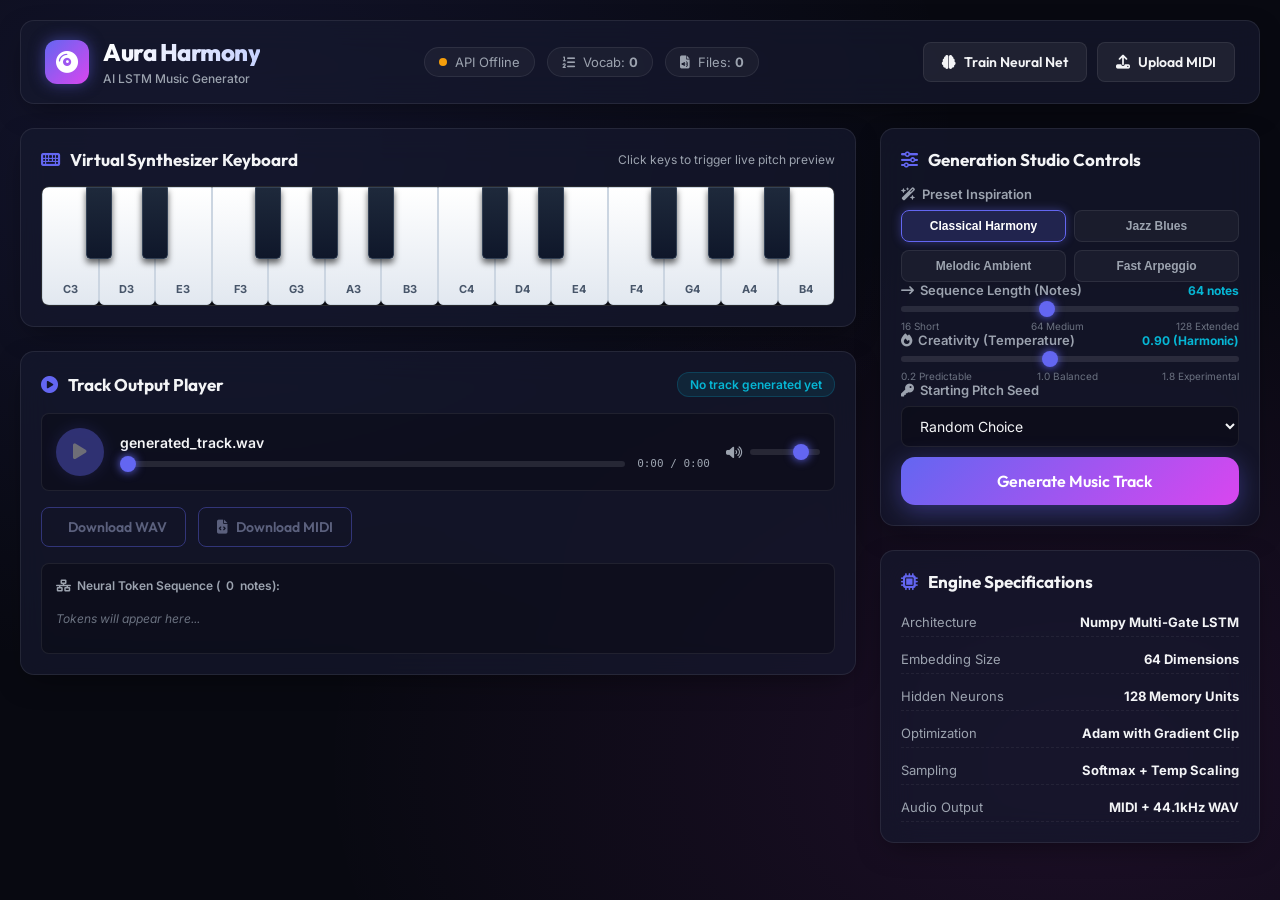
<file: task3/frontend/index.html>
<!DOCTYPE html>
<html lang="en">
<head>
    <meta charset="UTF-8">
    <meta name="viewport" content="width=device-width, initial-scale=1.0">
    <title>Aura Harmony | AI Music Generation Studio</title>
    <!-- Google Fonts -->
    <link rel="preconnect" href="https://fonts.googleapis.com">
    <link rel="preconnect" href="https://fonts.gstatic.com" crossorigin>
    <link href="https://fonts.googleapis.com/css2?family=Inter:wght@300;400;500;600;700&family=Outfit:wght@400;500;600;700;800&display=swap" rel="stylesheet">
    <!-- FontAwesome / Lucide Icons CDN -->
    <link rel="stylesheet" href="https://cdnjs.cloudflare.com/ajax/libs/font-awesome/6.4.0/css/all.min.css">
    <link rel="stylesheet" href="style.css">
    <link rel="icon" href="data:image/svg+xml,<svg xmlns=%22http://www.w3.org/2000/svg%22 viewBox=%220 0 100 100%22><text y=%22.9em%22 font-size=%2290%22>🎵</text></svg>">
</head>
<body>
    <div class="app-container">
        <!-- Header -->
        <header class="navbar">
            <div class="logo-group">
                <div class="logo-icon"><i class="fa-solid fa-compact-disc fa-spin-slow"></i></div>
                <div class="logo-text">
                    <h1>Aura Harmony</h1>
                    <span class="subtitle">AI LSTM Music Generator</span>
                </div>
            </div>
            
            <div class="status-badges">
                <div class="badge" id="badge-model">
                    <span class="dot offline"></span>
                    <span class="badge-text">Model: Checking...</span>
                </div>
                <div class="badge" id="badge-vocab">
                    <i class="fa-solid fa-list-ol"></i>
                    <span>Vocab: <strong id="vocab-count">0</strong></span>
                </div>
                <div class="badge" id="badge-dataset">
                    <i class="fa-solid fa-file-audio"></i>
                    <span>Files: <strong id="dataset-count">0</strong></span>
                </div>
            </div>

            <div class="header-actions">
                <button class="btn btn-secondary" id="open-train-modal-btn">
                    <i class="fa-solid fa-brain"></i> Train Neural Net
                </button>
                <button class="btn btn-secondary" id="open-upload-modal-btn">
                    <i class="fa-solid fa-upload"></i> Upload MIDI
                </button>
            </div>
        </header>

        <!-- Main Studio Grid -->
        <main class="studio-grid">
            <!-- Left Column: Synthesizer & Player -->
            <section class="left-panel">
                <!-- Interactive Virtual Piano Keyboard -->
                <div class="card piano-card">
                    <div class="card-header">
                        <h2><i class="fa-solid fa-keyboard"></i> Virtual Synthesizer Keyboard</h2>
                        <span class="hint-text">Click keys to trigger live pitch preview</span>
                    </div>
                    <div class="piano-wrapper">
                        <div class="piano-keyboard" id="piano-keyboard">
                            <!-- Dynamically Generated 2 Octaves (C3 to B4) -->
                        </div>
                    </div>
                </div>

                <!-- Audio Track Player Card -->
                <div class="card player-card" id="player-card">
                    <div class="card-header">
                        <h2><i class="fa-solid fa-circle-play"></i> Track Output Player</h2>
                        <span class="track-status" id="track-status-label">No track generated yet</span>
                    </div>
                    <div class="player-body">
                        <div class="audio-controls-row">
                            <button class="play-btn" id="play-pause-btn" disabled>
                                <i class="fa-solid fa-play" id="play-icon"></i>
                            </button>
                            <div class="track-info">
                                <span class="track-title" id="track-title">generated_track.wav</span>
                                <div class="seek-bar-container">
                                    <input type="range" id="seek-bar" value="0" min="0" max="100" disabled>
                                    <div class="time-display">
                                        <span id="curr-time">0:00</span> / <span id="dur-time">0:00</span>
                                    </div>
                                </div>
                            </div>
                            <div class="volume-container">
                                <i class="fa-solid fa-volume-high"></i>
                                <input type="range" id="vol-slider" min="0" max="1" step="0.05" value="0.8">
                            </div>
                        </div>

                        <div class="export-actions">
                            <a href="#" class="btn btn-outline" id="download-wav-btn" download disabled>
                                <i class="fa-solid fa-file-wave"></i> Download WAV
                            </a>
                            <a href="#" class="btn btn-outline" id="download-midi-btn" download disabled>
                                <i class="fa-solid fa-file-code"></i> Download MIDI
                            </a>
                        </div>

                        <!-- Generated Tokens Inspector -->
                        <div class="tokens-inspector">
                            <label><i class="fa-solid fa-network-wired"></i> Neural Token Sequence (<span id="token-count">0</span> notes):</label>
                            <div class="tokens-scroll" id="tokens-container">
                                <span class="placeholder-token">Tokens will appear here...</span>
                            </div>
                        </div>
                    </div>
                </div>
            </section>

            <!-- Right Column: Generation Controls -->
            <section class="right-panel">
                <div class="card generator-card">
                    <div class="card-header">
                        <h2><i class="fa-solid fa-sliders"></i> Generation Studio Controls</h2>
                    </div>
                    <form id="generator-form">
                        <!-- Preset Templates -->
                        <div class="form-group">
                            <label><i class="fa-solid fa-wand-magic-sparkles"></i> Preset Inspiration</label>
                            <div class="preset-pills">
                                <button type="button" class="preset-chip active" data-preset="classical">Classical Harmony</button>
                                <button type="button" class="preset-chip" data-preset="jazz">Jazz Blues</button>
                                <button type="button" class="preset-chip" data-preset="ambient">Melodic Ambient</button>
                                <button type="button" class="preset-chip" data-preset="staccato">Fast Arpeggio</button>
                            </div>
                        </div>

                        <!-- Track Length Slider -->
                        <div class="form-group">
                            <div class="label-row">
                                <label for="num-notes-slider"><i class="fa-solid fa-arrow-right-long"></i> Sequence Length (Notes)</label>
                                <span class="val-display" id="num-notes-val">64 notes</span>
                            </div>
                            <input type="range" id="num-notes-slider" min="16" max="128" step="8" value="64">
                            <div class="slider-ticks">
                                <span>16 Short</span>
                                <span>64 Medium</span>
                                <span>128 Extended</span>
                            </div>
                        </div>

                        <!-- Temperature Slider -->
                        <div class="form-group">
                            <div class="label-row">
                                <label for="temperature-slider"><i class="fa-solid fa-fire"></i> Creativity (Temperature)</label>
                                <span class="val-display" id="temperature-val">0.90 (Harmonic)</span>
                            </div>
                            <input type="range" id="temperature-slider" min="0.2" max="1.8" step="0.05" value="0.9">
                            <div class="slider-ticks">
                                <span>0.2 Predictable</span>
                                <span>1.0 Balanced</span>
                                <span>1.8 Experimental</span>
                            </div>
                        </div>

                        <!-- Seed Token Selection -->
                        <div class="form-group">
                            <label for="seed-token-select"><i class="fa-solid fa-key"></i> Starting Pitch Seed</label>
                            <select id="seed-token-select">
                                <option value="">Random Choice</option>
                                <option value="60">Middle C (MIDI 60)</option>
                                <option value="64">E4 Pitch (MIDI 64)</option>
                                <option value="67">G4 Pitch (MIDI 67)</option>
                                <option value="72">High C5 (MIDI 72)</option>
                                <option value="60.64.67">C-Major Triad Chord</option>
                            </select>
                        </div>

                        <!-- Generate Button -->
                        <button type="submit" class="btn btn-primary btn-hero" id="generate-btn">
                            <i class="fa-solid fa-sparkles"></i> Generate Music Track
                        </button>
                    </form>
                </div>

                <!-- Neural Model Architecture Card -->
                <div class="card info-card">
                    <div class="card-header">
                        <h2><i class="fa-solid fa-microchip"></i> Engine Specifications</h2>
                    </div>
                    <ul class="spec-list">
                        <li><span>Architecture</span> <strong>Numpy Multi-Gate LSTM</strong></li>
                        <li><span>Embedding Size</span> <strong>64 Dimensions</strong></li>
                        <li><span>Hidden Neurons</span> <strong>128 Memory Units</strong></li>
                        <li><span>Optimization</span> <strong>Adam with Gradient Clip</strong></li>
                        <li><span>Sampling</span> <strong>Softmax + Temp Scaling</strong></li>
                        <li><span>Audio Output</span> <strong>MIDI + 44.1kHz WAV</strong></li>
                    </ul>
                </div>
            </section>
        </main>

        <!-- Modal: Training Manager -->
        <div class="modal-backdrop" id="train-modal">
            <div class="modal-card">
                <div class="modal-header">
                    <h3><i class="fa-solid fa-brain"></i> Train Neural Network</h3>
                    <button class="close-btn" id="close-train-modal">&times;</button>
                </div>
                <div class="modal-body">
                    <p class="modal-desc">Train the LSTM model on current dataset files to improve melodic coherence and expand vocabulary.</p>
                    
                    <form id="train-form">
                        <div class="form-group">
                            <label for="train-epochs">Epochs</label>
                            <input type="number" id="train-epochs" min="5" max="150" value="30">
                        </div>
                        <div class="form-group">
                            <label for="train-lr">Learning Rate</label>
                            <input type="number" id="train-lr" step="0.001" min="0.0005" max="0.05" value="0.005">
                        </div>
                        <button type="submit" class="btn btn-primary" id="start-train-btn">
                            <i class="fa-solid fa-play"></i> Start Training Loop
                        </button>
                    </form>

                    <div class="training-status-box" id="training-status-box" style="display: none;">
                        <div class="status-header">
                            <span>Training Progress:</span>
                            <strong id="train-epoch-text">Epoch 0 / 0</strong>
                        </div>
                        <div class="progress-bar-track">
                            <div class="progress-bar-fill" id="train-progress-fill" style="width: 0%;"></div>
                        </div>
                        <div class="loss-metric">
                            Current Loss: <strong id="train-loss-text">0.0000</strong>
                        </div>
                    </div>
                </div>
            </div>
        </div>

        <!-- Modal: MIDI Uploader -->
        <div class="modal-backdrop" id="upload-modal">
            <div class="modal-card">
                <div class="modal-header">
                    <h3><i class="fa-solid fa-cloud-arrow-up"></i> Add Custom MIDI File</h3>
                    <button class="close-btn" id="close-upload-modal">&times;</button>
                </div>
                <div class="modal-body">
                    <div class="dropzone" id="midi-dropzone">
                        <i class="fa-solid fa-file-circle-plus dropzone-icon"></i>
                        <p>Drag & Drop your <code>.mid</code> or <code>.midi</code> file here</p>
                        <span>or click to browse from device</span>
                        <input type="file" id="midi-file-input" accept=".mid,.midi" hidden>
                    </div>
                    <div class="upload-feedback" id="upload-feedback"></div>
                </div>
            </div>
        </div>

        <!-- Toast Notifications -->
        <div class="toast-container" id="toast-container"></div>
    </div>

    <!-- Audio element for playback -->
    <audio id="audio-player"></audio>

    <script src="app.js"></script>
</body>
</html>
</file>
<file: task3/frontend/style.css>
/* CSS Variables & Design System */
:root {
    --bg-main: #080911;
    --bg-surface: #101221;
    --bg-card: rgba(22, 25, 46, 0.7);
    --border-card: rgba(255, 255, 255, 0.08);
    --border-glow: rgba(99, 102, 241, 0.3);
    
    --primary: #6366f1;
    --primary-hover: #4f46e5;
    --primary-glow: rgba(99, 102, 241, 0.4);
    
    --accent-cyan: #06b6d4;
    --accent-magenta: #d946ef;
    --accent-gold: #f59e0b;
    --accent-green: #10b981;
    
    --text-main: #f3f4f6;
    --text-muted: #9ca3af;
    --text-dim: #6b7280;
    
    --font-heading: 'Outfit', sans-serif;
    --font-body: 'Inter', sans-serif;
    
    --radius-sm: 8px;
    --radius-md: 14px;
    --radius-lg: 20px;
    
    --shadow-card: 0 10px 30px -10px rgba(0, 0, 0, 0.5);
    --shadow-glow: 0 0 25px rgba(99, 102, 241, 0.25);
    --transition-fast: all 0.2s cubic-bezier(0.4, 0, 0.2, 1);
}

* {
    margin: 0;
    padding: 0;
    box-sizing: border-box;
}

body {
    background-color: var(--bg-main);
    background-image: 
        radial-gradient(at 15% 15%, rgba(99, 102, 241, 0.12) 0px, transparent 50%),
        radial-gradient(at 85% 85%, rgba(217, 70, 239, 0.10) 0px, transparent 50%);
    background-attachment: fixed;
    color: var(--text-main);
    font-family: var(--font-body);
    min-height: 100vh;
    display: flex;
    flex-direction: column;
    overflow-x: hidden;
}

/* App Container */
.app-container {
    max-width: 1400px;
    margin: 0 auto;
    padding: 20px;
    width: 100%;
    display: flex;
    flex-direction: column;
    gap: 24px;
}

/* Navbar */
.navbar {
    display: flex;
    align-items: center;
    justify-content: space-between;
    padding: 16px 24px;
    background: var(--bg-card);
    backdrop-filter: blur(16px);
    -webkit-backdrop-filter: blur(16px);
    border: 1px solid var(--border-card);
    border-radius: var(--radius-md);
    box-shadow: var(--shadow-card);
}

.logo-group {
    display: flex;
    align-items: center;
    gap: 14px;
}

.logo-icon {
    width: 44px;
    height: 44px;
    border-radius: 12px;
    background: linear-gradient(135deg, var(--primary), var(--accent-magenta));
    display: flex;
    align-items: center;
    justify-content: center;
    font-size: 22px;
    color: #fff;
    box-shadow: 0 0 15px rgba(99, 102, 241, 0.5);
}

.fa-spin-slow {
    animation: spin 10s linear infinite;
}

@keyframes spin {
    100% { transform: rotate(360deg); }
}

.logo-text h1 {
    font-family: var(--font-heading);
    font-size: 24px;
    font-weight: 800;
    letter-spacing: -0.5px;
    background: linear-gradient(90deg, #fff, #c7d2fe);
    -webkit-background-clip: text;
    -webkit-text-fill-color: transparent;
}

.logo-text .subtitle {
    font-size: 12px;
    color: var(--text-muted);
    font-weight: 500;
}

/* Status Badges */
.status-badges {
    display: flex;
    align-items: center;
    gap: 12px;
}

.badge {
    display: flex;
    align-items: center;
    gap: 8px;
    padding: 6px 14px;
    background: rgba(255, 255, 255, 0.04);
    border: 1px solid var(--border-card);
    border-radius: 20px;
    font-size: 13px;
    color: var(--text-muted);
}

.dot {
    width: 8px;
    height: 8px;
    border-radius: 50%;
}

.dot.online {
    background-color: var(--accent-green);
    box-shadow: 0 0 8px var(--accent-green);
}

.dot.offline {
    background-color: var(--accent-gold);
}

.dot.training {
    background-color: var(--accent-magenta);
    animation: pulse 1.2s infinite alternate;
}

@keyframes pulse {
    0% { transform: scale(0.9); opacity: 0.7; }
    100% { transform: scale(1.2); opacity: 1; }
}

.header-actions {
    display: flex;
    gap: 10px;
}

/* Buttons */
.btn {
    padding: 10px 18px;
    border-radius: var(--radius-sm);
    font-family: var(--font-heading);
    font-weight: 600;
    font-size: 14px;
    cursor: pointer;
    border: none;
    transition: var(--transition-fast);
    display: inline-flex;
    align-items: center;
    gap: 8px;
    text-decoration: none;
}

.btn-primary {
    background: linear-gradient(135deg, var(--primary), #4338ca);
    color: #fff;
    box-shadow: 0 4px 14px var(--primary-glow);
}

.btn-primary:hover {
    transform: translateY(-2px);
    box-shadow: 0 6px 20px rgba(99, 102, 241, 0.6);
}

.btn-secondary {
    background: rgba(255, 255, 255, 0.06);
    color: var(--text-main);
    border: 1px solid var(--border-card);
}

.btn-secondary:hover {
    background: rgba(255, 255, 255, 0.12);
    border-color: rgba(255, 255, 255, 0.2);
}

.btn-outline {
    background: transparent;
    border: 1px solid var(--primary);
    color: #c7d2fe;
}

.btn-outline:hover:not([disabled]) {
    background: rgba(99, 102, 241, 0.15);
}

.btn[disabled], .btn-outline[disabled] {
    opacity: 0.4;
    cursor: not-allowed;
}

.btn-hero {
    width: 100%;
    padding: 14px 20px;
    font-size: 16px;
    justify-content: center;
    border-radius: var(--radius-md);
    background: linear-gradient(135deg, var(--primary), var(--accent-magenta));
    box-shadow: 0 6px 25px rgba(99, 102, 241, 0.4);
    margin-top: 10px;
}

.btn-hero:hover:not([disabled]) {
    box-shadow: 0 8px 30px rgba(217, 70, 239, 0.5);
    transform: translateY(-2px);
}

/* Studio Grid Layout */
.studio-grid {
    display: grid;
    grid-template-columns: 1fr 380px;
    gap: 24px;
}

@media (max-width: 1024px) {
    .studio-grid {
        grid-template-columns: 1fr;
    }
}

.left-panel, .right-panel {
    display: flex;
    flex-direction: column;
    gap: 24px;
}

/* Glass Cards */
.card {
    background: var(--bg-card);
    backdrop-filter: blur(16px);
    -webkit-backdrop-filter: blur(16px);
    border: 1px solid var(--border-card);
    border-radius: var(--radius-md);
    padding: 20px;
    box-shadow: var(--shadow-card);
    display: flex;
    flex-direction: column;
    gap: 16px;
}

.card-header {
    display: flex;
    align-items: center;
    justify-content: space-between;
}

.card-header h2 {
    font-family: var(--font-heading);
    font-size: 17px;
    font-weight: 700;
    color: var(--text-main);
    display: flex;
    align-items: center;
    gap: 10px;
}

.card-header h2 i {
    color: var(--primary);
}

.hint-text {
    font-size: 12px;
    color: var(--text-muted);
}

/* Canvas Visualizer */
.canvas-container {
    position: relative;
    width: 100%;
    height: 220px;
    background: rgba(8, 9, 17, 0.9);
    border-radius: var(--radius-sm);
    border: 1px solid rgba(255, 255, 255, 0.05);
    overflow: hidden;
}

#studio-canvas {
    width: 100%;
    height: 100%;
    display: block;
}

.canvas-overlay {
    position: absolute;
    inset: 0;
    display: flex;
    flex-direction: column;
    align-items: center;
    justify-content: center;
    gap: 10px;
    color: var(--text-dim);
    background: rgba(16, 18, 33, 0.7);
    pointer-events: none;
    transition: var(--transition-fast);
}

.canvas-overlay i {
    font-size: 32px;
    color: var(--primary);
    opacity: 0.6;
}

.viz-toggle-group {
    display: flex;
    background: rgba(0, 0, 0, 0.3);
    padding: 3px;
    border-radius: 8px;
    border: 1px solid var(--border-card);
}

.viz-btn {
    padding: 4px 10px;
    font-size: 11px;
    font-weight: 600;
    border: none;
    background: transparent;
    color: var(--text-muted);
    border-radius: 6px;
    cursor: pointer;
    transition: var(--transition-fast);
}

.viz-btn.active {
    background: var(--primary);
    color: #fff;
}

/* Virtual Piano Keyboard */
.piano-card {
    margin-top: 0;
}

.piano-wrapper {
    width: 100%;
    overflow-x: auto;
    border-radius: 8px;
}

.piano-keyboard {
    display: flex;
    position: relative;
    height: 120px;
    width: 100%;
    min-width: 580px;
    user-select: none;
    background: #090a10;
    border-radius: 8px;
    padding: 0;
    border: 1px solid rgba(255, 255, 255, 0.12);
    overflow: hidden;
}

.white-key {
    flex: 1;
    height: 100%;
    background: linear-gradient(to bottom, #ffffff 0%, #e2e8f0 100%);
    border: 1px solid #cbd5e1;
    border-radius: 0 0 5px 5px;
    cursor: pointer;
    z-index: 1;
    position: relative;
    display: flex;
    align-items: flex-end;
    justify-content: center;
    padding-bottom: 8px;
    font-size: 11px;
    font-weight: 700;
    color: #475569;
    transition: background 0.1s, transform 0.1s;
}

.white-key:hover {
    background: #f8fafc;
}

.white-key.active {
    background: linear-gradient(to bottom, #818cf8 0%, #4f46e5 100%);
    color: #fff;
    transform: translateY(2px);
    box-shadow: 0 0 12px var(--primary);
}

.black-key {
    width: 26px;
    height: 72px;
    top: 0;
    background: linear-gradient(to bottom, #1e293b 0%, #0f172a 100%);
    border: 1px solid #334155;
    border-radius: 0 0 4px 4px;
    position: absolute;
    z-index: 2;
    cursor: pointer;
    box-shadow: 0 4px 6px rgba(0, 0, 0, 0.6);
    transition: background 0.1s, transform 0.1s;
}

.black-key:hover {
    background: #334155;
}

.black-key.active {
    background: var(--accent-magenta);
    box-shadow: 0 0 12px var(--accent-magenta);
    transform: translateY(2px);
}

.track-status {
    font-size: 12px;
    color: var(--accent-cyan);
    font-weight: 600;
    background: rgba(6, 182, 212, 0.1);
    padding: 4px 12px;
    border-radius: 12px;
    border: 1px solid rgba(6, 182, 212, 0.2);
}

/* Audio Player Body */
.player-body {
    display: flex;
    flex-direction: column;
    gap: 16px;
}

.audio-controls-row {
    display: flex;
    align-items: center;
    gap: 16px;
    background: rgba(0, 0, 0, 0.25);
    padding: 14px;
    border-radius: var(--radius-sm);
    border: 1px solid var(--border-card);
}

.play-btn {
    width: 48px;
    height: 48px;
    border-radius: 50%;
    background: var(--primary);
    border: none;
    color: #fff;
    font-size: 18px;
    cursor: pointer;
    display: flex;
    align-items: center;
    justify-content: center;
    box-shadow: 0 0 15px var(--primary-glow);
    transition: var(--transition-fast);
}

.play-btn:hover:not([disabled]) {
    transform: scale(1.08);
    background: var(--primary-hover);
}

.play-btn[disabled] {
    opacity: 0.4;
    cursor: not-allowed;
}

.track-info {
    flex: 1;
    display: flex;
    flex-direction: column;
    gap: 6px;
}

.track-title {
    font-weight: 600;
    font-size: 14px;
    color: var(--text-main);
}

.seek-bar-container {
    display: flex;
    align-items: center;
    gap: 12px;
}

#seek-bar {
    flex: 1;
}

.time-display {
    font-size: 11px;
    font-family: monospace;
    color: var(--text-muted);
}

.volume-container {
    display: flex;
    align-items: center;
    gap: 8px;
    color: var(--text-muted);
    font-size: 13px;
}

.volume-container input[type="range"] {
    width: 70px;
}

.export-actions {
    display: flex;
    gap: 12px;
}

/* Tokens Inspector */
.tokens-inspector {
    display: flex;
    flex-direction: column;
    gap: 8px;
    background: rgba(0, 0, 0, 0.25);
    padding: 14px;
    border-radius: var(--radius-sm);
    border: 1px solid var(--border-card);
}

.tokens-inspector label {
    font-size: 12px;
    font-weight: 600;
    color: var(--text-muted);
    display: flex;
    align-items: center;
    gap: 6px;
}

.tokens-scroll {
    display: flex;
    gap: 8px;
    overflow-x: auto;
    padding: 4px 0 8px 0;
    min-height: 38px;
    align-items: center;
    scrollbar-width: thin;
    scrollbar-color: rgba(99, 102, 241, 0.4) rgba(0, 0, 0, 0.2);
}

.tokens-scroll::-webkit-scrollbar {
    height: 6px;
}

.tokens-scroll::-webkit-scrollbar-track {
    background: rgba(0, 0, 0, 0.2);
    border-radius: 3px;
}

.tokens-scroll::-webkit-scrollbar-thumb {
    background: rgba(99, 102, 241, 0.4);
    border-radius: 3px;
}

.token-chip {
    padding: 6px 10px;
    background: rgba(99, 102, 241, 0.12);
    border: 1px solid rgba(99, 102, 241, 0.25);
    border-radius: 6px;
    font-family: monospace;
    font-size: 12px;
    font-weight: 600;
    color: #a5b4fc;
    white-space: nowrap;
    min-width: 34px;
    text-align: center;
    transition: all 0.15s ease;
}

.token-chip.active {
    background: var(--primary);
    color: #ffffff;
    border-color: #818cf8;
    box-shadow: 0 0 10px var(--primary-glow);
    transform: scale(1.05);
    z-index: 2;
}

.token-chip.rest {
    background: rgba(239, 68, 68, 0.15);
    border-color: rgba(239, 68, 68, 0.3);
    color: #fca5a5;
}

.token-chip.chord {
    background: rgba(217, 70, 239, 0.15);
    border-color: rgba(217, 70, 239, 0.3);
    color: #f5d0fe;
}

.placeholder-token {
    font-size: 12px;
    color: var(--text-dim);
    font-style: italic;
}

/* Forms & Sliders */
.form-group {
    display: flex;
    flex-direction: column;
    gap: 8px;
}

.form-group label {
    font-size: 13px;
    font-weight: 600;
    color: var(--text-muted);
    display: flex;
    align-items: center;
    gap: 6px;
}

.label-row {
    display: flex;
    justify-content: space-between;
    align-items: center;
}

.val-display {
    font-size: 12px;
    font-weight: 700;
    color: var(--accent-cyan);
}

input[type="range"] {
    -webkit-appearance: none;
    appearance: none;
    width: 100%;
    height: 6px;
    border-radius: 3px;
    background: rgba(255, 255, 255, 0.1);
    outline: none;
}

input[type="range"]::-webkit-slider-thumb {
    -webkit-appearance: none;
    appearance: none;
    width: 16px;
    height: 16px;
    border-radius: 50%;
    background: var(--primary);
    cursor: pointer;
    box-shadow: 0 0 10px var(--primary);
    transition: transform 0.1s;
}

input[type="range"]::-webkit-slider-thumb:hover {
    transform: scale(1.25);
}

.slider-ticks {
    display: flex;
    justify-content: space-between;
    font-size: 10px;
    color: var(--text-dim);
}

select, input[type="number"] {
    width: 100%;
    padding: 10px 14px;
    background: rgba(0, 0, 0, 0.3);
    border: 1px solid var(--border-card);
    border-radius: var(--radius-sm);
    color: var(--text-main);
    font-family: var(--font-body);
    font-size: 14px;
    outline: none;
}

select:focus, input[type="number"]:focus {
    border-color: var(--primary);
    box-shadow: 0 0 10px var(--primary-glow);
}

/* Preset Chip Buttons */
.preset-pills {
    display: grid;
    grid-template-columns: 1fr 1fr;
    gap: 8px;
}

.preset-chip {
    padding: 8px 12px;
    background: rgba(255, 255, 255, 0.04);
    border: 1px solid var(--border-card);
    border-radius: 8px;
    font-size: 12px;
    font-weight: 600;
    color: var(--text-muted);
    cursor: pointer;
    transition: var(--transition-fast);
    text-align: center;
}

.preset-chip:hover {
    background: rgba(255, 255, 255, 0.08);
}

.preset-chip.active {
    background: rgba(99, 102, 241, 0.2);
    border-color: var(--primary);
    color: #fff;
    box-shadow: 0 0 10px var(--primary-glow);
}

/* Specification List */
.spec-list {
    list-style: none;
    display: flex;
    flex-direction: column;
    gap: 8px;
}

.spec-list li {
    display: flex;
    justify-content: space-between;
    padding: 6px 0;
    border-bottom: 1px dashed rgba(255, 255, 255, 0.06);
    font-size: 13px;
    color: var(--text-muted);
}

.spec-list li strong {
    color: var(--text-main);
}

/* Modals */
.modal-backdrop {
    position: fixed;
    inset: 0;
    background: rgba(0, 0, 0, 0.7);
    backdrop-filter: blur(8px);
    display: flex;
    align-items: center;
    justify-content: center;
    z-index: 100;
    opacity: 0;
    pointer-events: none;
    transition: opacity 0.25s ease;
}

.modal-backdrop.active {
    opacity: 1;
    pointer-events: auto;
}

.modal-card {
    background: var(--bg-surface);
    border: 1px solid var(--border-card);
    border-radius: var(--radius-md);
    width: 90%;
    max-width: 480px;
    padding: 24px;
    box-shadow: 0 20px 50px rgba(0, 0, 0, 0.8);
    display: flex;
    flex-direction: column;
    gap: 16px;
}

.modal-header {
    display: flex;
    justify-content: space-between;
    align-items: center;
}

.modal-header h3 {
    font-family: var(--font-heading);
    font-size: 18px;
    color: #fff;
}

.close-btn {
    background: none;
    border: none;
    font-size: 24px;
    color: var(--text-muted);
    cursor: pointer;
}

.modal-desc {
    font-size: 13px;
    color: var(--text-muted);
}

/* Dropzone */
.dropzone {
    border: 2px dashed var(--border-card);
    border-radius: var(--radius-sm);
    padding: 30px;
    text-align: center;
    display: flex;
    flex-direction: column;
    align-items: center;
    gap: 10px;
    cursor: pointer;
    transition: var(--transition-fast);
}

.dropzone:hover, .dropzone.dragover {
    border-color: var(--primary);
    background: rgba(99, 102, 241, 0.05);
}

.dropzone-icon {
    font-size: 36px;
    color: var(--primary);
}

.upload-feedback {
    margin-top: 10px;
    font-size: 13px;
}

/* Training Status Box */
.training-status-box {
    background: rgba(0, 0, 0, 0.3);
    padding: 14px;
    border-radius: var(--radius-sm);
    border: 1px solid var(--border-card);
    display: flex;
    flex-direction: column;
    gap: 10px;
    margin-top: 10px;
}

.status-header {
    display: flex;
    justify-content: space-between;
    font-size: 13px;
}

.progress-bar-track {
    width: 100%;
    height: 8px;
    background: rgba(255, 255, 255, 0.1);
    border-radius: 4px;
    overflow: hidden;
}

.progress-bar-fill {
    height: 100%;
    background: linear-gradient(90deg, var(--primary), var(--accent-magenta));
    transition: width 0.3s ease;
}

.loss-metric {
    font-size: 12px;
    color: var(--text-muted);
}

/* Toasts */
.toast-container {
    position: fixed;
    bottom: 24px;
    right: 24px;
    display: flex;
    flex-direction: column;
    gap: 10px;
    z-index: 1000;
}

.toast {
    padding: 12px 18px;
    border-radius: 8px;
    background: var(--bg-surface);
    border: 1px solid var(--border-card);
    box-shadow: 0 10px 25px rgba(0,0,0,0.5);
    font-size: 13px;
    color: var(--text-main);
    display: flex;
    align-items: center;
    gap: 10px;
    animation: slideIn 0.3s ease forwards;
}

.toast.success i { color: var(--accent-green); }
.toast.error i { color: #ef4444; }

@keyframes slideIn {
    from { transform: translateX(100%); opacity: 0; }
    to { transform: translateX(0); opacity: 1; }
}

/* ==========================================================================
   Comprehensive Responsive Layouts (Mobile, Tablet, Desktop)
   ========================================================================== */

/* Medium Devices & Tablets (max-width: 1024px) */
@media (max-width: 1024px) {
    .app-container {
        padding: 14px;
        gap: 18px;
    }
    
    .studio-grid {
        grid-template-columns: 1fr;
    }
    
    .status-badges {
        flex-wrap: wrap;
    }
}

/* Mobile Devices (max-width: 768px) */
@media (max-width: 768px) {
    .navbar {
        flex-direction: column;
        align-items: stretch;
        gap: 14px;
        padding: 14px 16px;
    }

    .logo-group {
        justify-content: center;
    }

    .status-badges {
        justify-content: center;
        width: 100%;
    }

    .badge {
        font-size: 11px;
        padding: 4px 10px;
    }

    .header-actions {
        display: grid;
        grid-template-columns: 1fr 1fr;
        gap: 8px;
        width: 100%;
    }

    .header-actions .btn {
        justify-content: center;
        font-size: 12px;
        padding: 8px 12px;
    }

    .card {
        padding: 14px;
        gap: 12px;
    }

    .card-header {
        flex-direction: column;
        align-items: flex-start;
        gap: 8px;
    }

    .card-header h2 {
        font-size: 15px;
    }

    .viz-toggle-group {
        width: 100%;
        justify-content: space-between;
    }

    .viz-btn {
        flex: 1;
        text-align: center;
    }

    .canvas-container {
        height: 180px;
    }

    .piano-keyboard {
        height: 95px;
        min-width: 500px;
    }

    .white-key {
        font-size: 9px;
        padding-bottom: 4px;
    }

    .black-key {
        height: 55px;
        width: 22px;
    }

    .audio-controls-row {
        flex-direction: column;
        align-items: stretch;
        gap: 12px;
        padding: 12px;
    }

    .play-btn {
        align-self: center;
        width: 44px;
        height: 44px;
    }

    .export-actions {
        flex-direction: column;
    }

    .export-actions .btn {
        width: 100%;
        justify-content: center;
    }

    .preset-pills {
        grid-template-columns: 1fr 1fr;
    }

    .toast-container {
        left: 14px;
        right: 14px;
        bottom: 14px;
    }

    .toast {
        width: 100%;
    }

    .modal-card {
        padding: 18px;
        width: 94%;
    }
}

/* Small Screens & Compact Phones (max-width: 480px) */
@media (max-width: 480px) {
    .logo-text h1 {
        font-size: 20px;
    }

    .logo-icon {
        width: 36px;
        height: 36px;
        font-size: 18px;
    }

    .preset-pills {
        grid-template-columns: 1fr;
    }

    .slider-ticks {
        font-size: 9px;
    }

    .spec-list li {
        font-size: 12px;
    }
}
</file>
